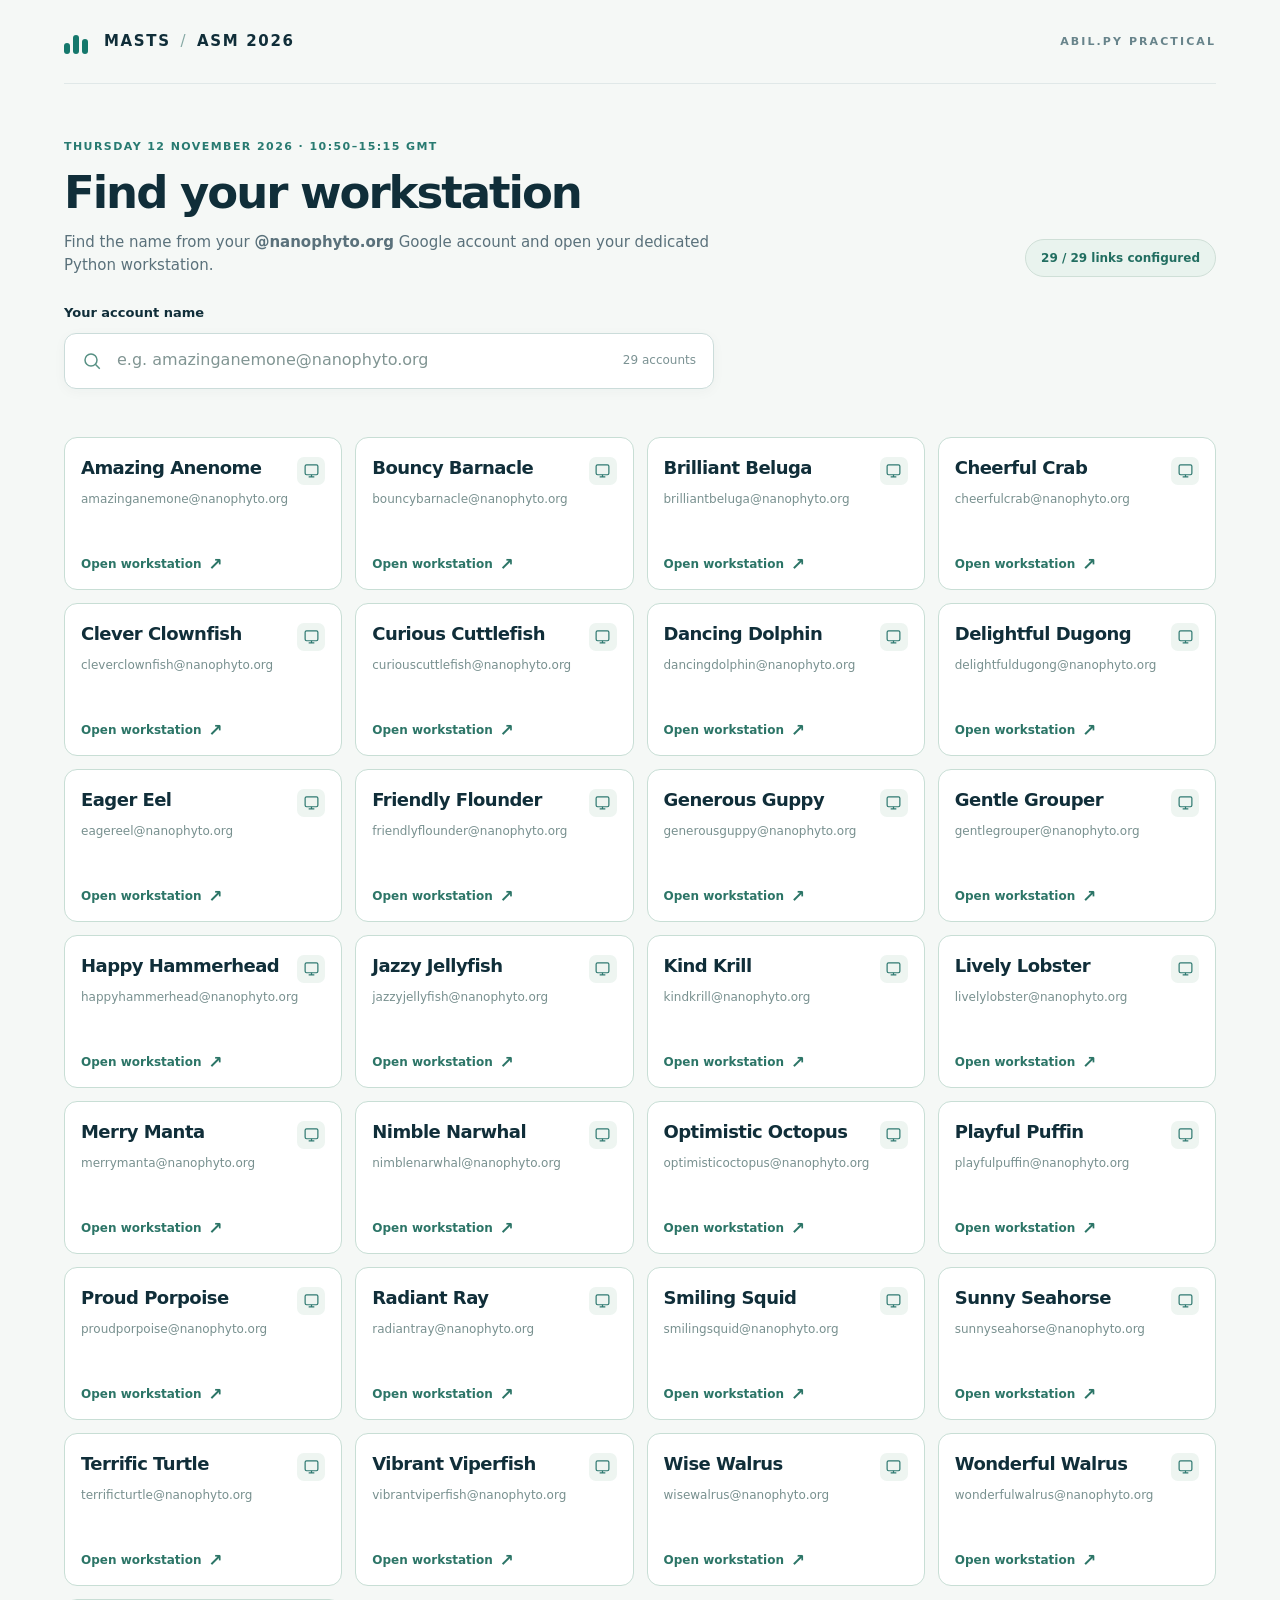
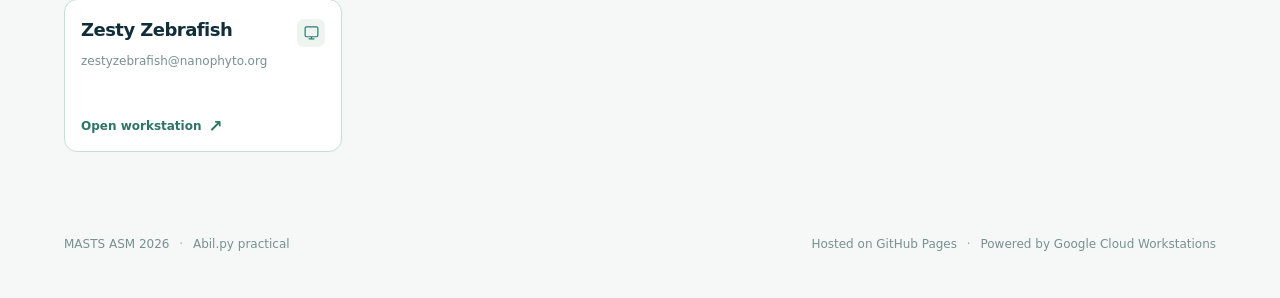
<file: site/index.html>
<!doctype html>
<html lang="en">
<head>
  <meta charset="utf-8">
  <meta name="viewport" content="width=device-width, initial-scale=1">
  <meta name="theme-color" content="#102d37">
  <meta name="robots" content="noindex, nofollow">
  <meta name="description" content="MASTS ASM 2026 Abil.py workshop — find and open your assigned cloud workstation.">
  <title>MASTS ASM 2026 | Abil.py Workstations</title>
  <link rel="stylesheet" href="./style.css">
  <script src="./app.js" defer></script>
</head>
<body>
  <div class="site-shell">
    <header class="site-header">
      <a class="wordmark" href="./" aria-label="Workshop home">
        <span class="wordmark-icon" aria-hidden="true"><span></span><span></span><span></span></span>
        <span>MASTS <span class="wordmark-divider">/</span> ASM 2026</span>
      </a>
      <span class="header-caption">ABIL.PY PRACTICAL</span>
    </header>

    <main>
      <section class="station-section" id="stations" aria-labelledby="station-heading">
        <div class="section-heading">
          <div>
            <p class="section-kicker">THURSDAY 12 NOVEMBER 2026 &middot; 10:50–15:15 GMT</p>
            <h1 id="station-heading">Find your workstation</h1>
            <p>Find the name from your <strong>@nanophyto.org</strong> Google account and open your dedicated Python workstation.</p>
          </div>
          <div class="availability" id="availability" role="status" aria-live="polite">Loading workstations…</div>
        </div>
        <label class="search-label" for="station-search">Your account name</label>
        <div class="search-wrap">
          <svg viewBox="0 0 24 24" fill="none" stroke="currentColor" stroke-width="1.8" aria-hidden="true"><circle cx="10.8" cy="10.8" r="7.2"/><path d="m16.3 16.3 5 5"/></svg>
          <input id="station-search" type="search" autocomplete="off" placeholder="e.g. amazinganemone@nanophyto.org" aria-controls="station-list">
          <span class="search-key" aria-hidden="true">29 accounts</span>
        </div>
        <p class="station-message" id="station-message" role="status" aria-live="polite"></p>
        <div id="station-list" class="station-grid" aria-label="Available workstation links"></div>
      </section>
    </main>
    <footer class="site-footer"><span>MASTS ASM 2026 <span class="footer-dot">·</span> Abil.py practical</span><span>Hosted on GitHub Pages <span class="footer-dot">·</span> Powered by Google Cloud Workstations</span></footer>
  </div>
</body>
</html>
</file>
<file: site/style.css>
:root {
  color-scheme: light;
  --ink: #102e39;
  --muted: #516771;
  --line: #e0e8e8;
  --paper: #f5f8f6;
  --teal: #176a62;
  --soft: #e5f4ee;
  font-family: Inter, ui-sans-serif, system-ui, -apple-system, BlinkMacSystemFont, "Segoe UI", sans-serif;
  font-synthesis: none;
}
* { box-sizing: border-box; }
html { scroll-behavior: smooth; }
body { margin: 0; background: var(--paper); color: var(--ink); line-height: 1.55; }
button, input { font: inherit; }
a { color: inherit; }
.site-shell { max-width: 1340px; margin: auto; padding: 0 clamp(20px, 5vw, 74px); }
.site-header { height: 84px; display: flex; align-items: center; justify-content: space-between; gap: 20px; border-bottom: 1px solid var(--line); }
.wordmark { display: flex; align-items: center; gap: 13px; text-decoration: none; font-size: 15px; letter-spacing: .11em; font-weight: 760; }
.wordmark-divider { color: #87a9a5; font-weight: 400; padding: 0 3px; }
.wordmark-icon { display: flex; align-items: flex-end; gap: 3px; height: 24px; width: 27px; }
.wordmark-icon span { display: block; width: 6px; border-radius: 4px; background: #15786c; }
.wordmark-icon span:nth-child(1) { height: 11px; }
.wordmark-icon span:nth-child(2) { height: 19px; }
.wordmark-icon span:nth-child(3) { height: 15px; }
.header-caption { font-size: 11px; letter-spacing: .19em; color: #68848b; font-weight: 720; }
.station-section { padding: 54px 0 46px; }
.section-heading { display: flex; justify-content: space-between; align-items: flex-end; gap: 30px; margin-bottom: 26px; }
.section-kicker { font-size: 11px; font-weight: 790; letter-spacing: .13em; text-transform: uppercase; color: #287a71; margin: 0 0 13px; }
.section-heading h1 { font-size: clamp(30px, 3.6vw, 45px); letter-spacing: -.045em; line-height: 1.13; margin: 0 0 12px; }
.section-heading p:not(.section-kicker) { color: #5a717b; max-width: 650px; font-size: 15px; margin: 0; }
.availability { flex: none; border: 1px solid #cfdfd7; border-radius: 100px; background: #e9f3ee; color: #226e61; font-weight: 740; font-size: 12px; padding: 9px 15px; }
.availability.waiting { background: #f1f2f1; color: #617475; border-color: var(--line); }
.search-label { display: block; font-weight: 720; font-size: 13px; margin-bottom: 9px; }
.search-wrap { border: 1px solid #cbdcda; border-radius: 12px; background: #fff; height: 56px; display: flex; align-items: center; padding: 0 17px; gap: 13px; max-width: 650px; box-shadow: 0 3px 13px rgba(16, 46, 57, .035); }
.search-wrap:focus-within { outline: 2px solid #78b5a9; outline-offset: 2px; }
.search-wrap svg { height: 20px; width: 20px; flex: none; color: #579084; }
.search-wrap input { min-width: 0; flex: 1; border: none; outline: none; color: var(--ink); background: transparent; }
.search-wrap input::placeholder { color: #819593; }
.search-key { font-size: 12px; color: #7b9293; white-space: nowrap; }
.station-message { min-height: 22px; margin: 10px 0 16px; color: #698082; font-size: 12px; }
.station-grid { display: grid; grid-template-columns: repeat(4, minmax(0, 1fr)); gap: 13px; }
.station-card { border: 1px solid var(--line); border-radius: 13px; background: #fff; padding: 19px 16px 15px; min-height: 153px; display: flex; flex-direction: column; transition: border-color .15s, box-shadow .15s, transform .15s; }
.station-card.ready { border-color: #c8ded5; }
.station-card.ready:hover { border-color: #83b8a5; box-shadow: 0 8px 25px rgba(20,67,63,.07); transform: translateY(-2px); }
.station-card-heading { display: flex; align-items: flex-start; justify-content: space-between; gap: 7px; }
.station-name { font-size: 18px; font-weight: 760; line-height: 1.26; letter-spacing: -.03em; overflow-wrap: anywhere; }
.station-username { display: block; color: #78908f; font-size: 12px; margin: 5px 0 auto; overflow-wrap: anywhere; }
.station-icon { height: 28px; width: 28px; flex: none; display: grid; place-items: center; border-radius: 7px; background: #eef5f1; color: #2f7971; }
.station-icon svg { width: 17px; height: 17px; }
.station-status { padding-top: 18px; font-size: 12px; font-weight: 700; color: #2c7567; }
.station-status.not-ready { color: #839091; }
.station-action { display: inline-flex; align-items: center; gap: 7px; text-decoration: none; }
.station-action:hover { text-decoration: underline; }
.station-action:focus-visible { outline: 2px solid #16806f; outline-offset: 4px; }
.station-arrow { font-size: 17px; line-height: 1; }
.site-footer { padding: 37px 0 45px; display: flex; justify-content: space-between; gap: 12px; flex-wrap: wrap; font-size: 12px; color: #79908f; }
.footer-dot { padding: 0 6px; color: #97adab; }
@media(max-width: 1000px) { .station-grid { grid-template-columns: repeat(3, minmax(0, 1fr)); } }
@media(max-width: 740px) { .site-header { height: 70px; } .header-caption { display: none; } .station-section { padding: 35px 0; } .section-heading { align-items: flex-start; flex-direction: column; gap: 16px; } .station-grid { grid-template-columns: repeat(2, minmax(0, 1fr)); } .site-footer { padding-bottom: 30px; } }
@media(max-width: 450px) { .site-shell { padding: 0 17px; } .station-grid { gap: 9px; } .station-card { min-height: 135px; padding: 13px 11px; } .station-name { font-size: 16px; } .search-key { display: none; } }
@media(prefers-reduced-motion: reduce) { html { scroll-behavior: auto; } .station-card { transition: none; } }
</file>
